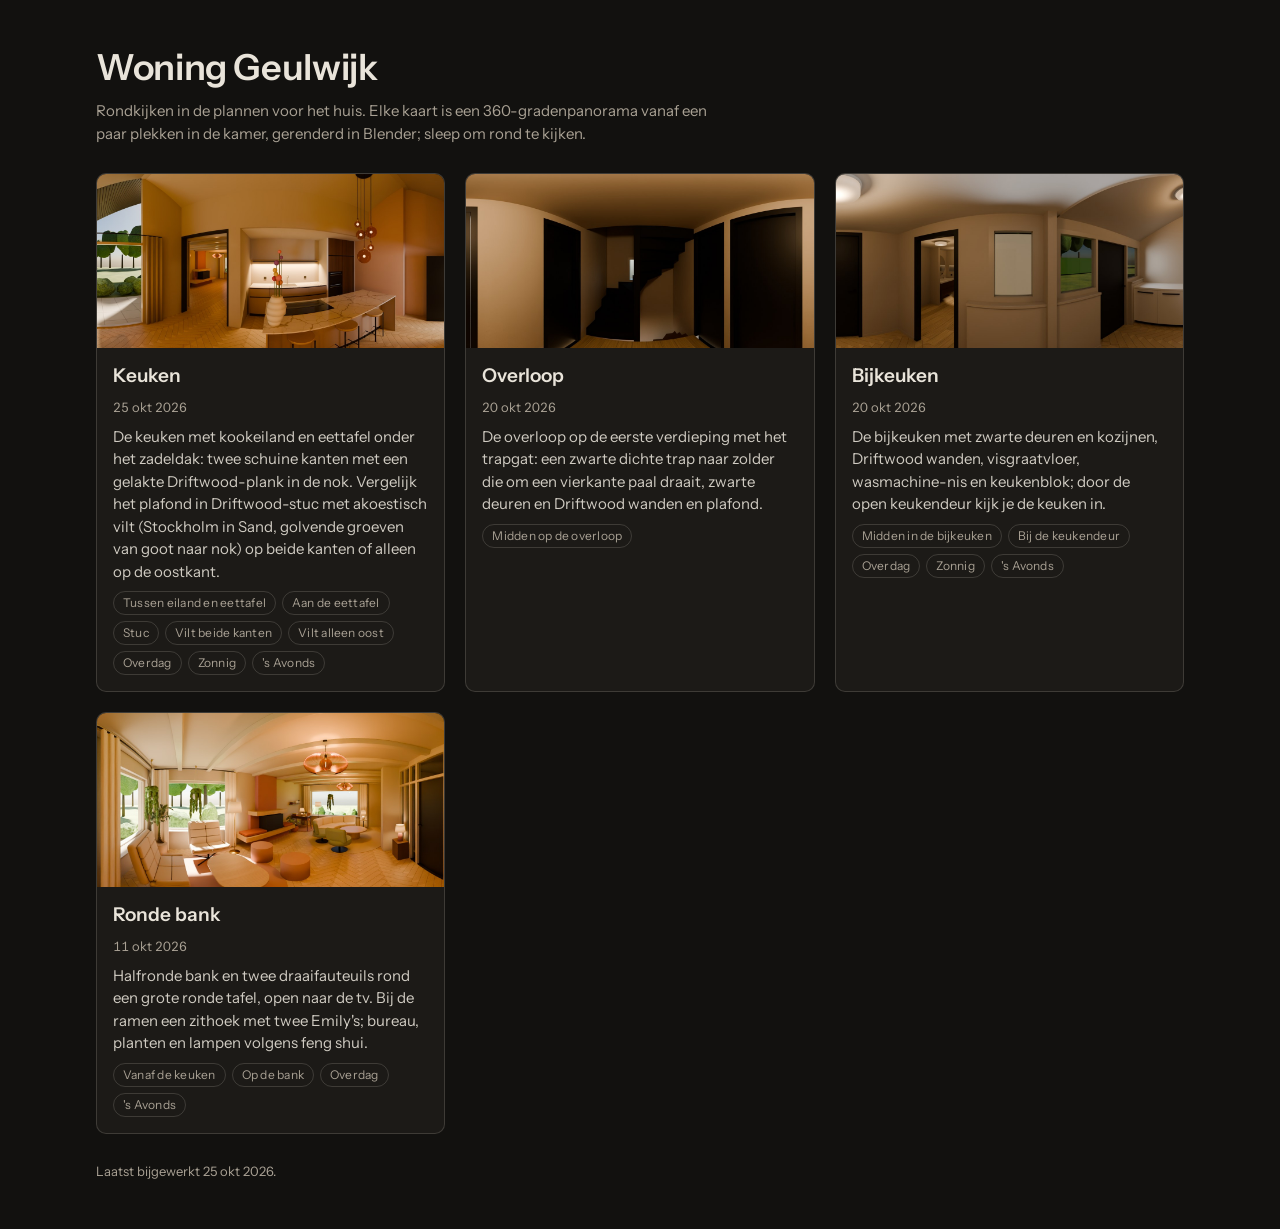
<file: index.html>
<!doctype html>
<html lang="nl">
<head>
<meta charset="utf-8">
<meta name="viewport" content="width=device-width, initial-scale=1, viewport-fit=cover">
<title>Woning Geulwijk</title>
<meta name="description" content="Rondkijken in de plannen voor woning Geulwijk: 360-gradenpanorama's, gerenderd in Blender.">
<link rel="stylesheet" href="https://fonts.googleapis.com/css2?family=Instrument+Sans:wght@400;600&display=swap">
<style>
/* Overzicht van alle rondkijkers: een rustige donkere galerij in de stijl van de kijker; kaarten met een strook uit het panorama. */
:root {
  --bg: #12110f;
  --vlak: #1c1a17;
  --tekst: #e9e4da;
  --zacht: #a9a194;
  --rand: rgba(233, 228, 218, 0.16);
  --linnen: #e8e2d4;
  --font: "Instrument Sans", system-ui, -apple-system, "Segoe UI", sans-serif;
  color-scheme: dark;
}
* { box-sizing: border-box; }
body { margin: 0; background: var(--bg); color: var(--tekst); font: 15px/1.5 var(--font); }
main { max-width: 1120px; margin: 0 auto; padding: calc(40px + env(safe-area-inset-top, 0px)) 16px calc(48px + env(safe-area-inset-bottom, 0px)); display: flex; flex-direction: column; gap: 28px; }
header h1 { margin: 0; font-size: clamp(26px, 4vw, 36px); font-weight: 600; letter-spacing: -0.01em; text-wrap: balance; }
header p { margin: 6px 0 0; color: var(--zacht); max-width: 62ch; }
.raster { display: grid; grid-template-columns: repeat(auto-fill, minmax(min(100%, 330px), 1fr)); gap: 20px; }
.kaart { display: flex; flex-direction: column; background: var(--vlak); border: 1px solid var(--rand); border-radius: 10px; overflow: hidden; color: inherit; text-decoration: none; }
.kaart:hover { border-color: var(--linnen); }
.kaart:focus-visible { outline: 2px solid var(--linnen); outline-offset: 3px; }
.kaart img { display: block; width: 100%; max-width: 100%; height: auto; aspect-ratio: 2 / 1; object-fit: cover; background: #000; }
.inhoud { padding: 14px 16px 16px; display: flex; flex-direction: column; gap: 8px; min-width: 0; }
.inhoud h2 { margin: 0; font-size: 19px; font-weight: 600; }
.datum { color: var(--zacht); font-size: 13px; font-variant-numeric: tabular-nums; }
.inhoud p { margin: 0; color: var(--tekst); opacity: 0.88; }
.labels { display: flex; flex-wrap: wrap; gap: 6px; }
.labels span { font-size: 12px; color: var(--zacht); border: 1px solid var(--rand); border-radius: 999px; padding: 2px 9px; letter-spacing: 0.02em; }
footer { color: var(--zacht); font-size: 13px; }
</style>
</head>
<body>
<main>
  <header>
    <h1>Woning Geulwijk</h1>
    <p>Rondkijken in de plannen voor het huis. Elke kaart is een 360-gradenpanorama vanaf een paar plekken in de kamer, gerenderd in Blender; sleep om rond te kijken.</p>
  </header>
  <section class="raster" aria-label="Rondkijkers">
    <a class="kaart" href="keuken/">
      <img src="keuken/omslag.jpg" alt="" loading="lazy" width="1200" height="600">
      <div class="inhoud">
        <h2>Keuken</h2>
        <div class="datum">25 okt 2026</div>
        <p>De keuken met kookeiland en eettafel onder het zadeldak: twee schuine kanten met een gelakte Driftwood-plank in de nok. Vergelijk het plafond in Driftwood-stuc met akoestisch vilt (Stockholm in Sand, golvende groeven van goot naar nok) op beide kanten of alleen op de oostkant.</p>
        <div class="labels"><span>Tussen eiland en eettafel</span><span>Aan de eettafel</span><span>Stuc</span><span>Vilt beide kanten</span><span>Vilt alleen oost</span><span>Overdag</span><span>Zonnig</span><span>&#x27;s Avonds</span></div>
      </div>
    </a>
    <a class="kaart" href="overloop/">
      <img src="overloop/omslag.jpg" alt="" loading="lazy" width="1200" height="600">
      <div class="inhoud">
        <h2>Overloop</h2>
        <div class="datum">20 okt 2026</div>
        <p>De overloop op de eerste verdieping met het trapgat: een zwarte dichte trap naar zolder die om een vierkante paal draait, zwarte deuren en Driftwood wanden en plafond.</p>
        <div class="labels"><span>Midden op de overloop</span></div>
      </div>
    </a>
    <a class="kaart" href="bijkeuken/">
      <img src="bijkeuken/omslag.jpg" alt="" loading="lazy" width="1200" height="600">
      <div class="inhoud">
        <h2>Bijkeuken</h2>
        <div class="datum">20 okt 2026</div>
        <p>De bijkeuken met zwarte deuren en kozijnen, Driftwood wanden, visgraatvloer, wasmachine-nis en keukenblok; door de open keukendeur kijk je de keuken in.</p>
        <div class="labels"><span>Midden in de bijkeuken</span><span>Bij de keukendeur</span><span>Overdag</span><span>Zonnig</span><span>&#x27;s Avonds</span></div>
      </div>
    </a>
    <a class="kaart" href="ronde-bank/">
      <img src="ronde-bank/omslag.jpg" alt="" loading="lazy" width="1200" height="600">
      <div class="inhoud">
        <h2>Ronde bank</h2>
        <div class="datum">11 okt 2026</div>
        <p>Halfronde bank en twee draaifauteuils rond een grote ronde tafel, open naar de tv. Bij de ramen een zithoek met twee Emily&#x27;s; bureau, planten en lampen volgens feng shui.</p>
        <div class="labels"><span>Vanaf de keuken</span><span>Op de bank</span><span>Overdag</span><span>&#x27;s Avonds</span></div>
      </div>
    </a>
  </section>
  <footer>Laatst bijgewerkt 25 okt 2026.</footer>
</main>
</body>
</html>
</file>
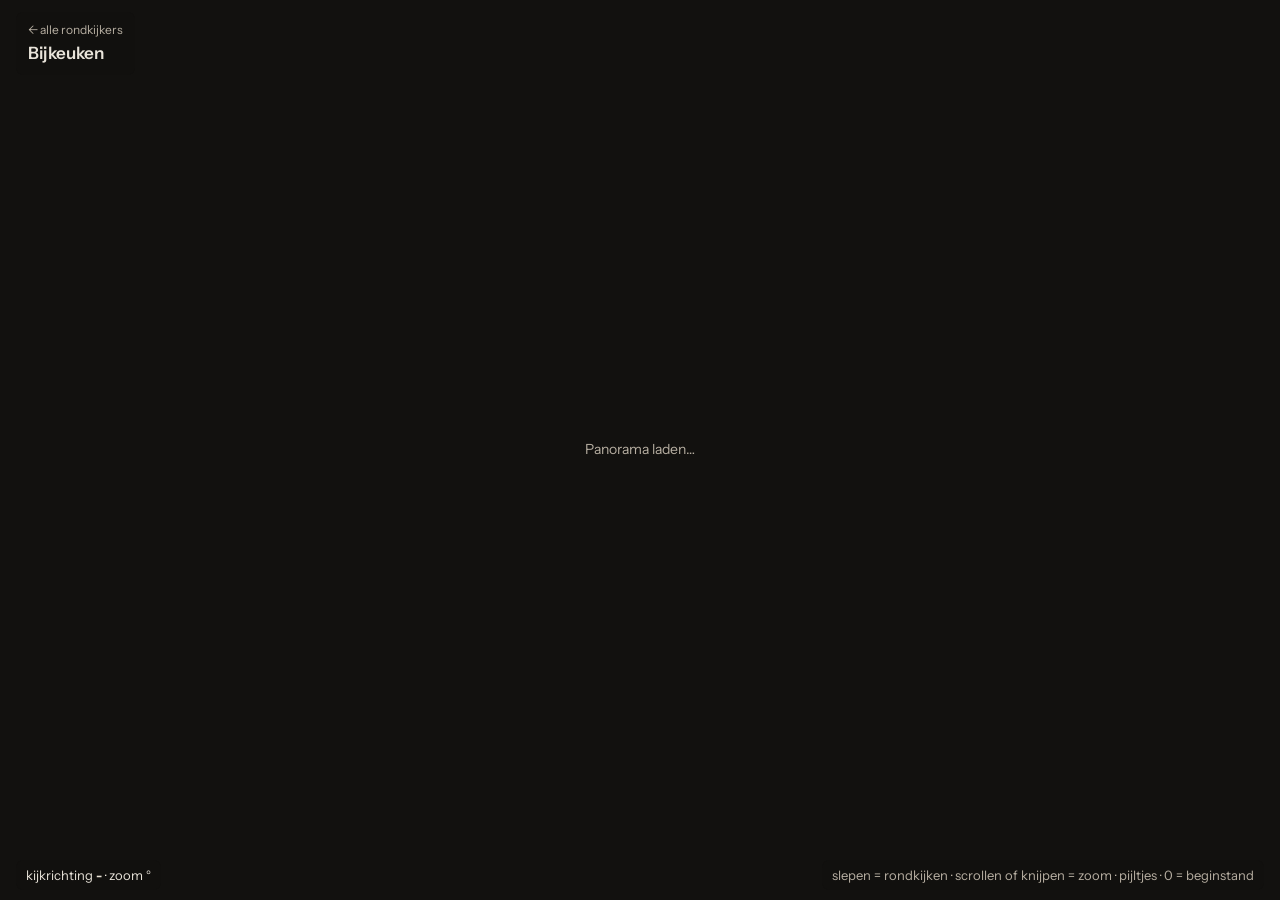
<file: bijkeuken/index.html>
<!doctype html>
<html lang="nl">
<head>
<meta charset="utf-8">
<meta name="viewport" content="width=device-width, initial-scale=1, viewport-fit=cover">
<title>Bijkeuken · Woning Geulwijk</title>
<meta name="description" content="De bijkeuken met zwarte deuren en kozijnen, Driftwood wanden, visgraatvloer, wasmachine-nis en keukenblok; door de open keukendeur kijk je de keuken in.">
<link rel="stylesheet" href="https://fonts.googleapis.com/css2?family=Instrument+Sans:wght@400;600&display=swap">
<link rel="stylesheet" href="../kijker.css">
</head>
<body>
<canvas id="c" aria-label="360-gradenpanorama; sleep om rond te kijken"></canvas>
<div id="laden">Panorama laden…</div>
<div id="kop">
  <div id="naam" class="paneel">
    <a href="../">← alle rondkijkers</a>
    <h1 id="titel"></h1>
    <p id="wat"></p>
  </div>
  <div class="rij" id="momenten" role="group" aria-label="Tijd van de dag"></div>
  <div class="rij" id="plekken" role="group" aria-label="Standpunt"></div>
</div>
<div id="voet">
  <div id="hud" class="paneel">kijkrichting <b id="richting">-</b> <span id="graden"></span> · zoom <span id="fov"></span>°</div>
  <div id="hulp" class="paneel">slepen = rondkijken · scrollen of knijpen = zoom · pijltjes · 0 = beginstand</div>
</div>
<script>window.RONDKIJKER = {"naam": "Bijkeuken", "plekken": [{"id": "midden", "naam": "Midden in de bijkeuken", "kijk": 90.0, "wat": "Midden in de bijkeuken, kijkend naar de ramen.", "standpunt": "bijkeuken-360"}, {"id": "deuren", "naam": "Bij de keukendeur", "kijk": 0.0, "wat": "Tussen buitendeur en keukendeur, kijkend door de lange ruimte.", "standpunt": "bijkeuken-deuren-360"}], "momenten": [{"id": "dag", "naam": "Overdag"}, {"id": "zon", "naam": "Zonnig"}, {"id": "avond", "naam": "'s Avonds"}]};</script>
<script src="../kijker.js"></script>
</body>
</html>
</file>
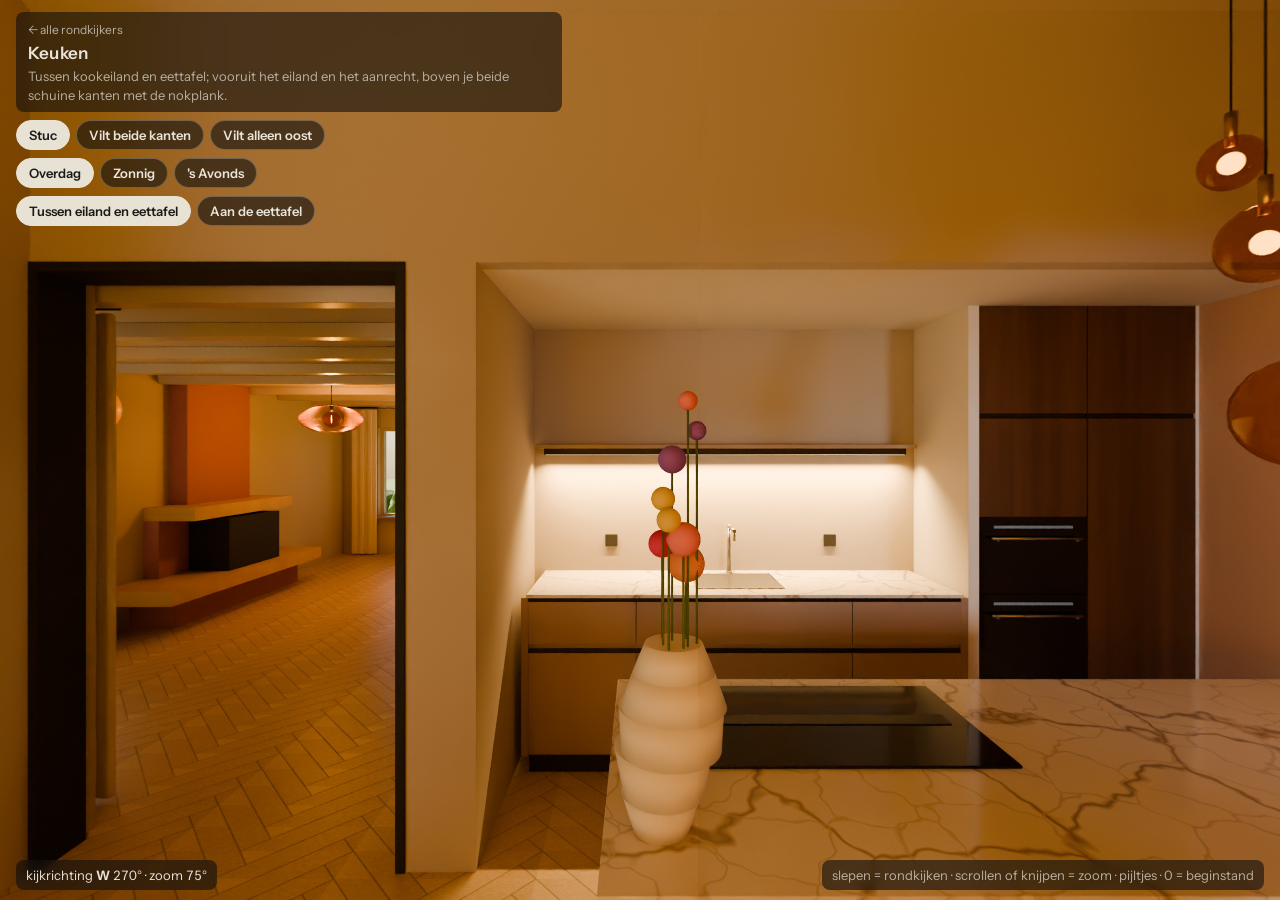
<file: keuken/index.html>
<!doctype html>
<html lang="nl">
<head>
<meta charset="utf-8">
<meta name="viewport" content="width=device-width, initial-scale=1, viewport-fit=cover">
<title>Keuken · Woning Geulwijk</title>
<meta name="description" content="De keuken met kookeiland en eettafel onder het zadeldak: twee schuine kanten met een gelakte Driftwood-plank in de nok. Vergelijk het plafond in Driftwood-stuc met akoestisch vilt (Stockholm in Sand, golvende groeven van goot naar nok) op beide kanten of alleen op de oostkant.">
<link rel="stylesheet" href="https://fonts.googleapis.com/css2?family=Instrument+Sans:wght@400;600&display=swap">
<link rel="stylesheet" href="../kijker.css">
</head>
<body>
<canvas id="c" aria-label="360-gradenpanorama; sleep om rond te kijken"></canvas>
<div id="laden">Panorama laden…</div>
<div id="kop">
  <div id="naam" class="paneel">
    <a href="../">← alle rondkijkers</a>
    <h1 id="titel"></h1>
    <p id="wat"></p>
  </div>
  <div class="rij" id="varianten" role="group" aria-label="Uitvoering"></div>
  <div class="rij" id="momenten" role="group" aria-label="Tijd van de dag"></div>
  <div class="rij" id="plekken" role="group" aria-label="Standpunt"></div>
</div>
<div id="voet">
  <div id="hud" class="paneel">kijkrichting <b id="richting">-</b> <span id="graden"></span> · zoom <span id="fov"></span>°</div>
  <div id="hulp" class="paneel">slepen = rondkijken · scrollen of knijpen = zoom · pijltjes · 0 = beginstand</div>
</div>
<script>window.RONDKIJKER = {"naam": "Keuken", "plekken": [{"id": "midden", "naam": "Tussen eiland en eettafel", "kijk": 270.0, "wat": "Tussen kookeiland en eettafel; vooruit het eiland en het aanrecht, boven je beide schuine kanten met de nokplank.", "standpunt": "keuken-360"}, {"id": "eettafel", "naam": "Aan de eettafel", "kijk": 270.0, "wat": "Zittend aan de oostkant van de eettafel, onder de oostelijke schuine kant.", "standpunt": "eettafel-stoel-360"}], "momenten": [{"id": "dag", "naam": "Overdag"}, {"id": "zon", "naam": "Zonnig"}, {"id": "avond", "naam": "'s Avonds"}], "varianten": [{"id": "stuc", "naam": "Stuc"}, {"id": "vilt-helling", "naam": "Vilt beide kanten"}, {"id": "vilt-oost", "naam": "Vilt alleen oost"}]};</script>
<script src="../kijker.js"></script>
</body>
</html>
</file>
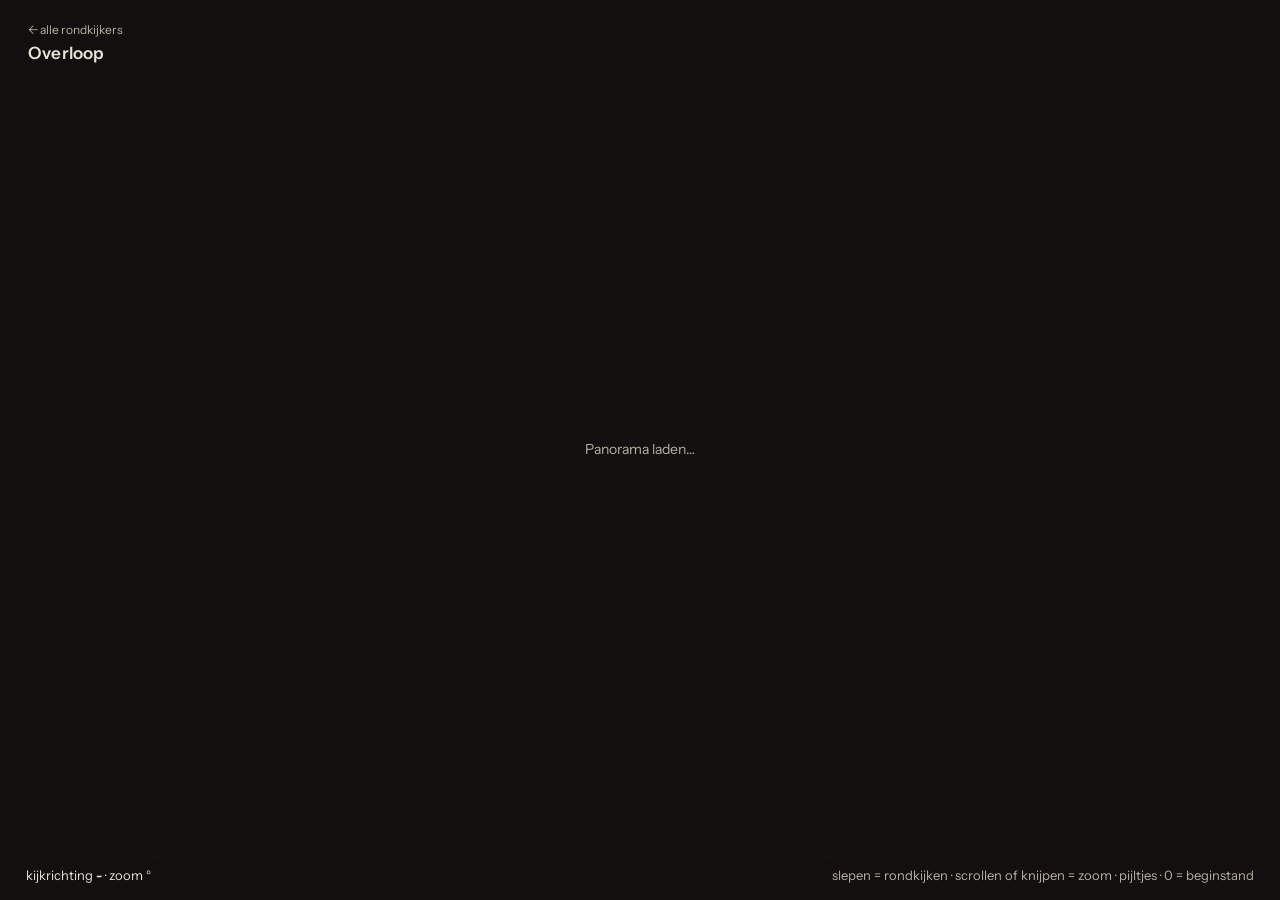
<file: overloop/index.html>
<!doctype html>
<html lang="nl">
<head>
<meta charset="utf-8">
<meta name="viewport" content="width=device-width, initial-scale=1, viewport-fit=cover">
<title>Overloop · Woning Geulwijk</title>
<meta name="description" content="De overloop op de eerste verdieping met het trapgat: een zwarte dichte trap naar zolder die om een vierkante paal draait, zwarte deuren en Driftwood wanden en plafond.">
<link rel="stylesheet" href="https://fonts.googleapis.com/css2?family=Instrument+Sans:wght@400;600&display=swap">
<link rel="stylesheet" href="../kijker.css">
</head>
<body>
<canvas id="c" aria-label="360-gradenpanorama; sleep om rond te kijken"></canvas>
<div id="laden">Panorama laden…</div>
<div id="kop">
  <div id="naam" class="paneel">
    <a href="../">← alle rondkijkers</a>
    <h1 id="titel"></h1>
    <p id="wat"></p>
  </div>
  <div class="rij" id="momenten" role="group" aria-label="Tijd van de dag"></div>
  <div class="rij" id="plekken" role="group" aria-label="Standpunt"></div>
</div>
<div id="voet">
  <div id="hud" class="paneel">kijkrichting <b id="richting">-</b> <span id="graden"></span> · zoom <span id="fov"></span>°</div>
  <div id="hulp" class="paneel">slepen = rondkijken · scrollen of knijpen = zoom · pijltjes · 0 = beginstand</div>
</div>
<script>window.RONDKIJKER = {"naam": "Overloop", "plekken": [{"id": "midden", "naam": "Midden op de overloop", "kijk": 0.0, "wat": "Midden op de overloop, kijkend naar het trapgat met de trap naar zolder.", "standpunt": "overloop-360"}], "momenten": [{"id": "dag", "naam": "Overdag"}]};</script>
<script src="../kijker.js"></script>
</body>
</html>
</file>
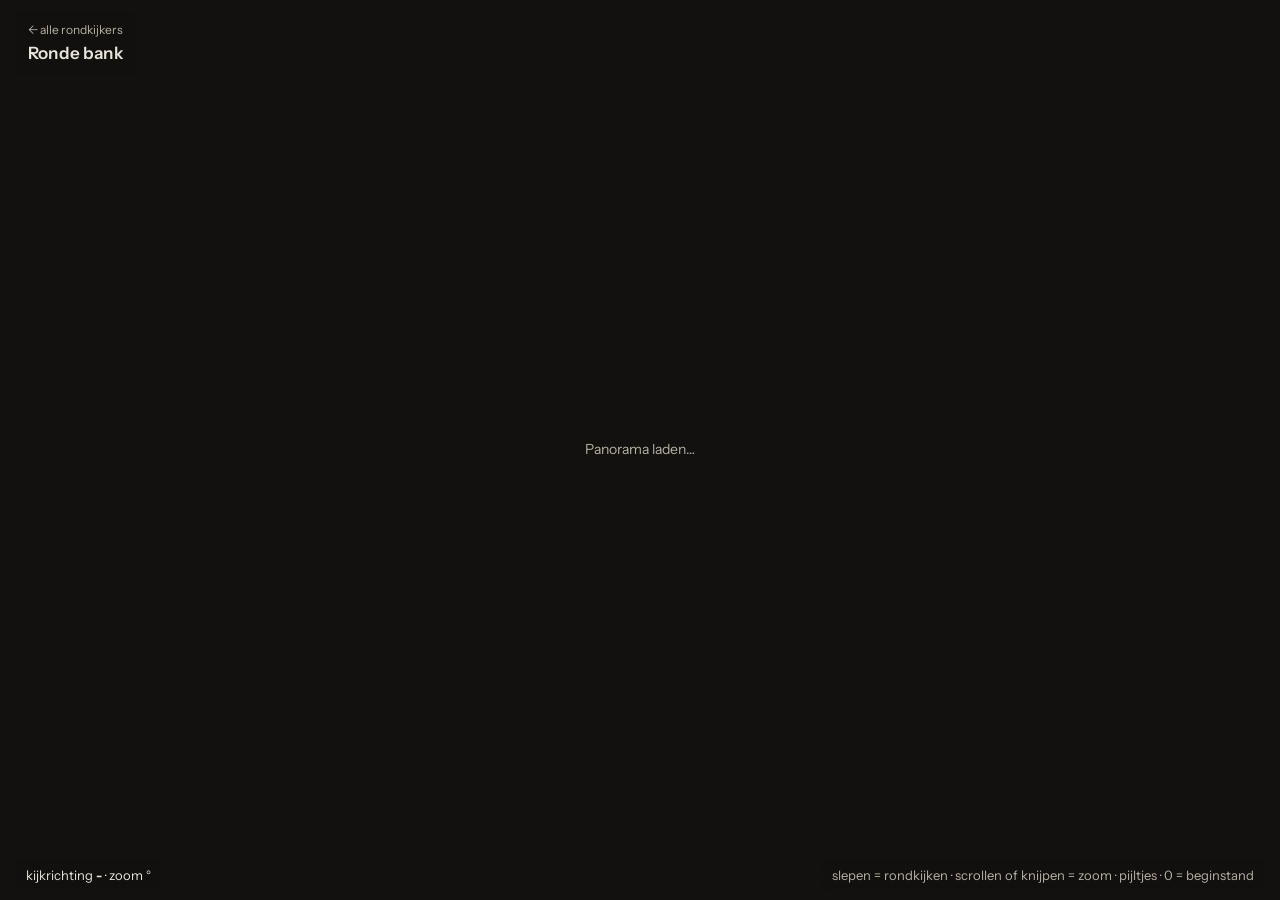
<file: ronde-bank/index.html>
<!doctype html>
<html lang="nl">
<head>
<meta charset="utf-8">
<meta name="viewport" content="width=device-width, initial-scale=1, viewport-fit=cover">
<title>Ronde bank · Woning Geulwijk</title>
<meta name="description" content="Halfronde bank en twee draaifauteuils rond een grote ronde tafel, open naar de tv. Bij de ramen een zithoek met twee Emily&#x27;s; bureau, planten en lampen volgens feng shui.">
<link rel="stylesheet" href="https://fonts.googleapis.com/css2?family=Instrument+Sans:wght@400;600&display=swap">
<link rel="stylesheet" href="../kijker.css">
</head>
<body>
<canvas id="c" aria-label="360-gradenpanorama; sleep om rond te kijken"></canvas>
<div id="laden">Panorama laden…</div>
<div id="kop">
  <div id="naam" class="paneel">
    <a href="../">← alle rondkijkers</a>
    <h1 id="titel"></h1>
    <p id="wat"></p>
  </div>
  <div class="rij" id="momenten" role="group" aria-label="Tijd van de dag"></div>
  <div class="rij" id="plekken" role="group" aria-label="Standpunt"></div>
</div>
<div id="voet">
  <div id="hud" class="paneel">kijkrichting <b id="richting">-</b> <span id="graden"></span> · zoom <span id="fov"></span>°</div>
  <div id="hulp" class="paneel">slepen = rondkijken · scrollen of knijpen = zoom · pijltjes · 0 = beginstand</div>
</div>
<script>window.RONDKIJKER = {"naam": "Ronde bank", "plekken": [{"id": "keuken", "naam": "Vanaf de keuken", "kijk": 226.0, "wat": "Staand in de opening naar de keuken. Recht vooruit de schouw, links de zithoek bij de ramen, rechts de kring rond de tv.", "standpunt": "woonkamer-keuken-360"}, {"id": "bank", "naam": "Op de bank", "kijk": 38.0, "wat": "Zittend op de noordelijkste plek van de halfronde bank. Recht vooruit de tv op de schuine muur.", "standpunt": "woonkamer-tv-noord-360"}], "momenten": [{"id": "dag", "naam": "Overdag"}, {"id": "avond", "naam": "'s Avonds"}]};</script>
<script src="../kijker.js"></script>
</body>
</html>
</file>
<file: kijker.css>
/* Rondkijker: het panorama is het hele beeld, de bediening ligt er als rustige panelen overheen.
   Bewust een donkere kijker (zoals een fotoviewer). Gedeeld door alle rondkijkers in woning-renders. */
:root {
  --bg: #12110f;
  --paneel: rgba(18, 17, 15, 0.62);
  --tekst: #e9e4da;
  --zacht: #b7afa2;
  --rand: rgba(233, 228, 218, 0.28);
  --linnen: #e8e2d4;
  --op-linnen: #1b1a17;
  --font: "Instrument Sans", system-ui, -apple-system, "Segoe UI", sans-serif;
  color-scheme: dark;
}
[hidden] { display: none !important; }
html, body { height: 100%; }
body { margin: 0; background: var(--bg); color: var(--tekst); font: 14px/1.4 var(--font); overflow: hidden; }
canvas { display: block; position: fixed; inset: 0; width: 100%; height: 100%; cursor: grab; touch-action: none; }
canvas.drag { cursor: grabbing; }
.paneel { background: var(--paneel); border-radius: 8px; backdrop-filter: blur(6px); -webkit-backdrop-filter: blur(6px); }
#kop { position: fixed; left: 16px; top: calc(12px + env(safe-area-inset-top, 0px)); right: 16px; display: flex; flex-direction: column; gap: 8px; align-items: flex-start; pointer-events: none; }
#kop > * { pointer-events: auto; }
#naam { padding: 8px 12px; }
#naam a { color: var(--zacht); font-size: 12px; text-decoration: none; }
#naam a:hover, #naam a:focus-visible { color: var(--linnen); }
#naam h1 { margin: 2px 0 0; font-size: 17px; font-weight: 600; letter-spacing: 0.01em; text-wrap: balance; }
#naam p { margin: 2px 0 0; color: var(--zacht); font-size: 13px; max-width: 58ch; }
.rij { display: flex; flex-wrap: wrap; gap: 6px; }
button { font: 600 13px var(--font); color: var(--tekst); background: var(--paneel); border: 1px solid var(--rand); border-radius: 999px; padding: 6px 12px; cursor: pointer; }
button:hover { border-color: var(--linnen); }
button:focus-visible, a:focus-visible { outline: 2px solid var(--linnen); outline-offset: 2px; }
button[aria-pressed="true"] { background: var(--linnen); color: var(--op-linnen); border-color: var(--linnen); }
#voet { position: fixed; left: 16px; right: 16px; bottom: calc(10px + env(safe-area-inset-bottom, 0px)); display: flex; justify-content: space-between; gap: 8px; flex-wrap: wrap; pointer-events: none; }
#hud, #hulp { padding: 6px 10px; font-size: 13px; }
#hud { font-variant-numeric: tabular-nums; }
#hud b { color: var(--linnen); }
#hulp { color: var(--zacht); }
#laden { position: fixed; inset: 0; display: grid; place-items: center; pointer-events: none; color: var(--zacht); }
@media (max-width: 620px) { #hulp { display: none; } #naam p { display: none; } }
</file>
